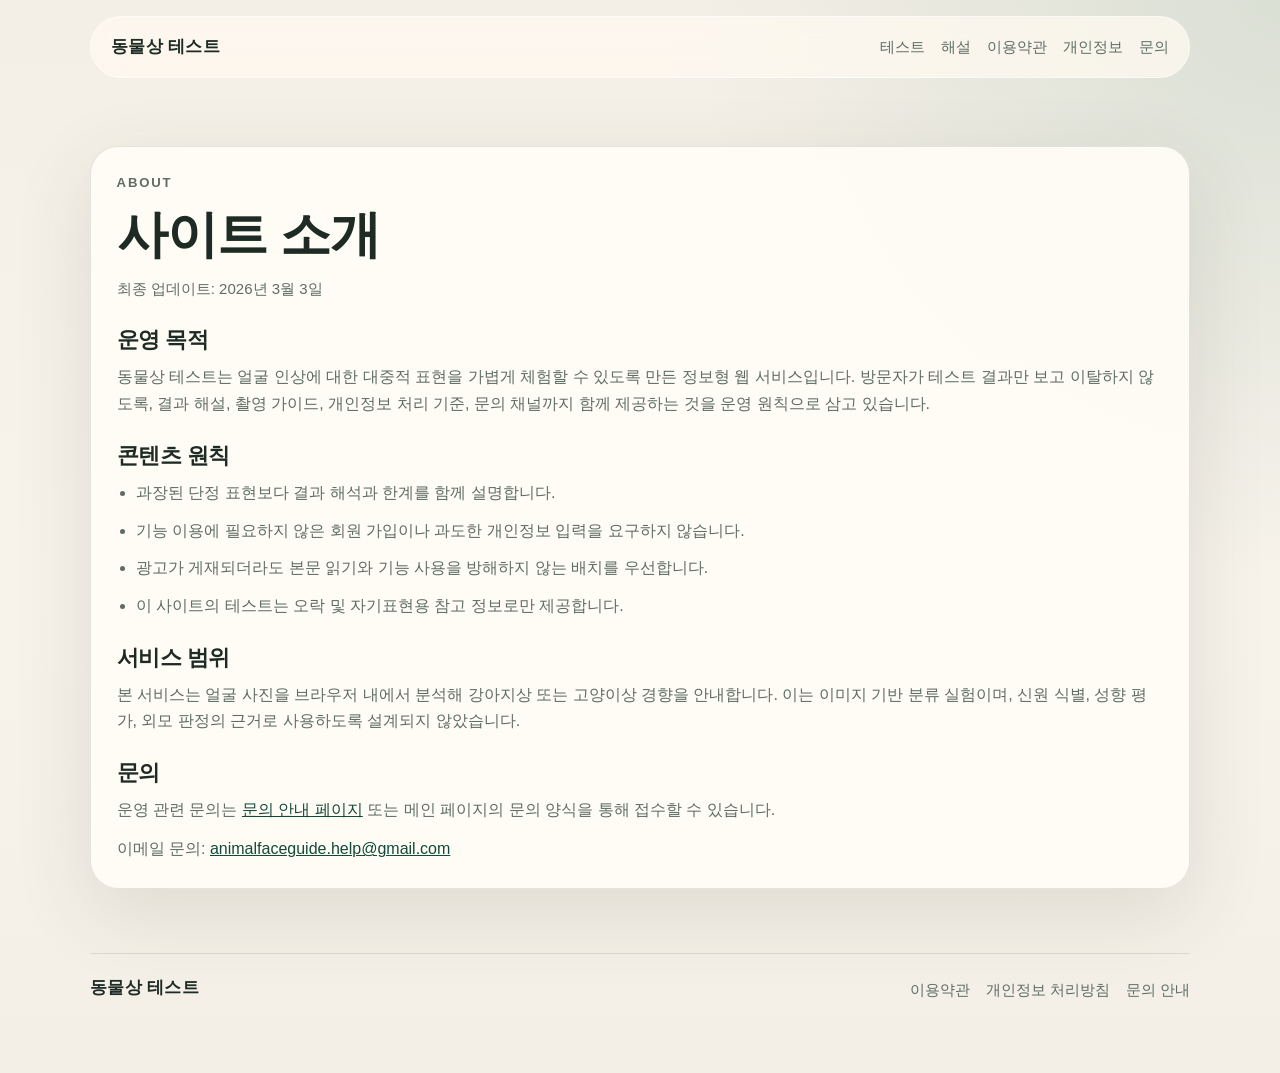
<file: about.html>
<!DOCTYPE html>
<html lang="ko">
<head>
    <meta charset="UTF-8">
    <meta name="viewport" content="width=device-width, initial-scale=1.0">
    <meta name="description" content="동물상 테스트 사이트의 운영 목적, 콘텐츠 원칙, 서비스 제공 범위를 안내합니다.">
    <title>사이트 소개 | 동물상 테스트</title>
    <link rel="stylesheet" href="style.css">
    <!-- Google tag (gtag.js) -->
    <script async src="https://www.googletagmanager.com/gtag/js?id=G-DGVBRDK5LS"></script>
    <script>
        window.dataLayer = window.dataLayer || [];
        function gtag() { dataLayer.push(arguments); }
        gtag('js', new Date());

        gtag('config', 'G-DGVBRDK5LS');
    </script>
    <script type="text/javascript">
        (function(c, l, a, r, i, t, y) {
            c[a] = c[a] || function() { (c[a].q = c[a].q || []).push(arguments); };
            t = l.createElement(r);
            t.async = 1;
            t.src = "https://www.clarity.ms/tag/" + i;
            y = l.getElementsByTagName(r)[0];
            y.parentNode.insertBefore(t, y);
        })(window, document, "clarity", "script", "vqf94zrcwk");
    </script>
</head>
<body>
    <header class="site-header">
        <div class="nav-shell">
            <a class="brand" href="index.html">동물상 테스트</a>
            <nav class="site-nav" aria-label="주요 메뉴">
                <a href="index.html#test-section">테스트</a>
                <a href="index.html#guide-section">해설</a>
                <a href="terms.html">이용약관</a>
                <a href="privacy.html">개인정보</a>
                <a href="contact.html">문의</a>
            </nav>
        </div>
    </header>

    <main>
        <article class="page-shell">
            <p class="eyebrow">About</p>
            <h1>사이트 소개</h1>
            <p class="page-meta">최종 업데이트: 2026년 3월 3일</p>

            <h2>운영 목적</h2>
            <p>
                동물상 테스트는 얼굴 인상에 대한 대중적 표현을 가볍게 체험할 수 있도록 만든 정보형 웹 서비스입니다.
                방문자가 테스트 결과만 보고 이탈하지 않도록, 결과 해설, 촬영 가이드, 개인정보 처리 기준, 문의 채널까지
                함께 제공하는 것을 운영 원칙으로 삼고 있습니다.
            </p>

            <h2>콘텐츠 원칙</h2>
            <ul class="policy-list">
                <li>과장된 단정 표현보다 결과 해석과 한계를 함께 설명합니다.</li>
                <li>기능 이용에 필요하지 않은 회원 가입이나 과도한 개인정보 입력을 요구하지 않습니다.</li>
                <li>광고가 게재되더라도 본문 읽기와 기능 사용을 방해하지 않는 배치를 우선합니다.</li>
                <li>이 사이트의 테스트는 오락 및 자기표현용 참고 정보로만 제공합니다.</li>
            </ul>

            <h2>서비스 범위</h2>
            <p>
                본 서비스는 얼굴 사진을 브라우저 내에서 분석해 강아지상 또는 고양이상 경향을 안내합니다.
                이는 이미지 기반 분류 실험이며, 신원 식별, 성향 평가, 외모 판정의 근거로 사용하도록 설계되지 않았습니다.
            </p>

            <h2>문의</h2>
            <p>
                운영 관련 문의는 <a class="link-inline" href="contact.html">문의 안내 페이지</a> 또는 메인 페이지의 문의 양식을 통해 접수할 수 있습니다.
            </p>
            <p>
                이메일 문의: <a class="link-inline" href="mailto:animalfaceguide.help@gmail.com">animalfaceguide.help@gmail.com</a>
            </p>
        </article>
    </main>

    <footer class="site-footer">
        <div class="footer-shell">
            <a class="brand brand-footer" href="index.html">동물상 테스트</a>
            <nav class="footer-nav" aria-label="하단 메뉴">
                <a href="terms.html">이용약관</a>
                <a href="privacy.html">개인정보 처리방침</a>
                <a href="contact.html">문의 안내</a>
            </nav>
        </div>
    </footer>
</body>
</html>
</file>
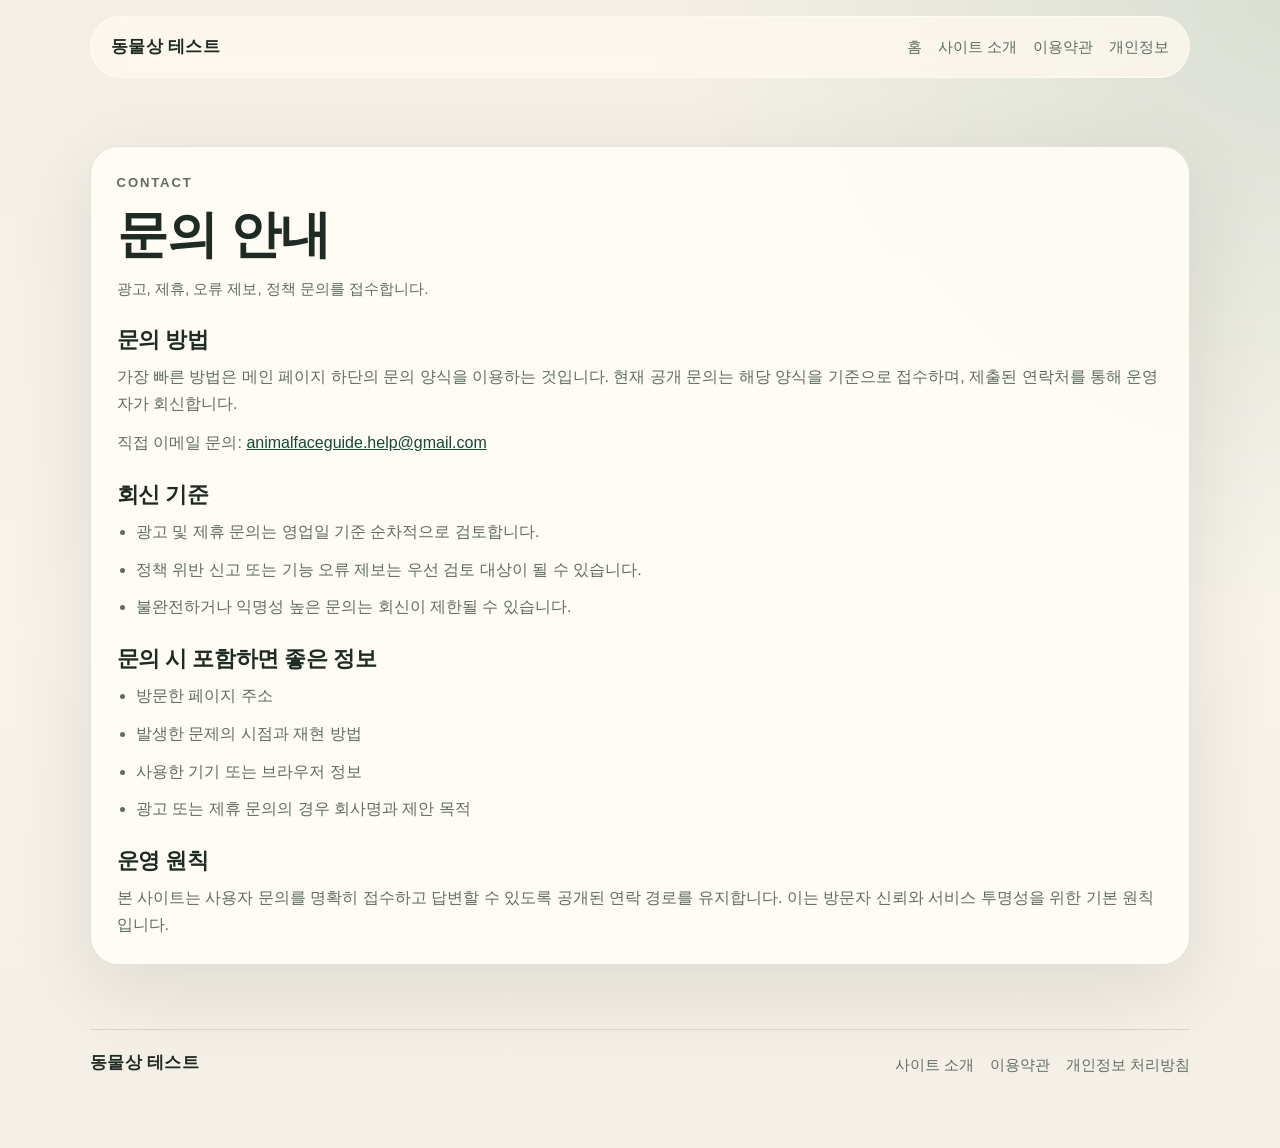
<file: contact.html>
<!DOCTYPE html>
<html lang="ko">
<head>
    <meta charset="UTF-8">
    <meta name="viewport" content="width=device-width, initial-scale=1.0">
    <meta name="description" content="동물상 테스트 사이트의 문의 접수 방법과 운영자 연락 원칙을 안내합니다.">
    <title>문의 안내 | 동물상 테스트</title>
    <link rel="stylesheet" href="style.css">
    <!-- Google tag (gtag.js) -->
    <script async src="https://www.googletagmanager.com/gtag/js?id=G-DGVBRDK5LS"></script>
    <script>
        window.dataLayer = window.dataLayer || [];
        function gtag() { dataLayer.push(arguments); }
        gtag('js', new Date());

        gtag('config', 'G-DGVBRDK5LS');
    </script>
    <script type="text/javascript">
        (function(c, l, a, r, i, t, y) {
            c[a] = c[a] || function() { (c[a].q = c[a].q || []).push(arguments); };
            t = l.createElement(r);
            t.async = 1;
            t.src = "https://www.clarity.ms/tag/" + i;
            y = l.getElementsByTagName(r)[0];
            y.parentNode.insertBefore(t, y);
        })(window, document, "clarity", "script", "vqf94zrcwk");
    </script>
</head>
<body>
    <header class="site-header">
        <div class="nav-shell">
            <a class="brand" href="index.html">동물상 테스트</a>
            <nav class="site-nav" aria-label="주요 메뉴">
                <a href="index.html">홈</a>
                <a href="about.html">사이트 소개</a>
                <a href="terms.html">이용약관</a>
                <a href="privacy.html">개인정보</a>
            </nav>
        </div>
    </header>

    <main>
        <article class="page-shell">
            <p class="eyebrow">Contact</p>
            <h1>문의 안내</h1>
            <p class="page-meta">광고, 제휴, 오류 제보, 정책 문의를 접수합니다.</p>

            <h2>문의 방법</h2>
            <p>
                가장 빠른 방법은 메인 페이지 하단의 문의 양식을 이용하는 것입니다. 현재 공개 문의는 해당 양식을 기준으로 접수하며,
                제출된 연락처를 통해 운영자가 회신합니다.
            </p>
            <p>
                직접 이메일 문의: <a class="link-inline" href="mailto:animalfaceguide.help@gmail.com">animalfaceguide.help@gmail.com</a>
            </p>

            <h2>회신 기준</h2>
            <ul class="policy-list">
                <li>광고 및 제휴 문의는 영업일 기준 순차적으로 검토합니다.</li>
                <li>정책 위반 신고 또는 기능 오류 제보는 우선 검토 대상이 될 수 있습니다.</li>
                <li>불완전하거나 익명성 높은 문의는 회신이 제한될 수 있습니다.</li>
            </ul>

            <h2>문의 시 포함하면 좋은 정보</h2>
            <ul class="policy-list">
                <li>방문한 페이지 주소</li>
                <li>발생한 문제의 시점과 재현 방법</li>
                <li>사용한 기기 또는 브라우저 정보</li>
                <li>광고 또는 제휴 문의의 경우 회사명과 제안 목적</li>
            </ul>

            <h2>운영 원칙</h2>
            <p>
                본 사이트는 사용자 문의를 명확히 접수하고 답변할 수 있도록 공개된 연락 경로를 유지합니다.
                이는 방문자 신뢰와 서비스 투명성을 위한 기본 원칙입니다.
            </p>
        </article>
    </main>

    <footer class="site-footer">
        <div class="footer-shell">
            <a class="brand brand-footer" href="index.html">동물상 테스트</a>
            <nav class="footer-nav" aria-label="하단 메뉴">
                <a href="about.html">사이트 소개</a>
                <a href="terms.html">이용약관</a>
                <a href="privacy.html">개인정보 처리방침</a>
            </nav>
        </div>
    </footer>
</body>
</html>
</file>
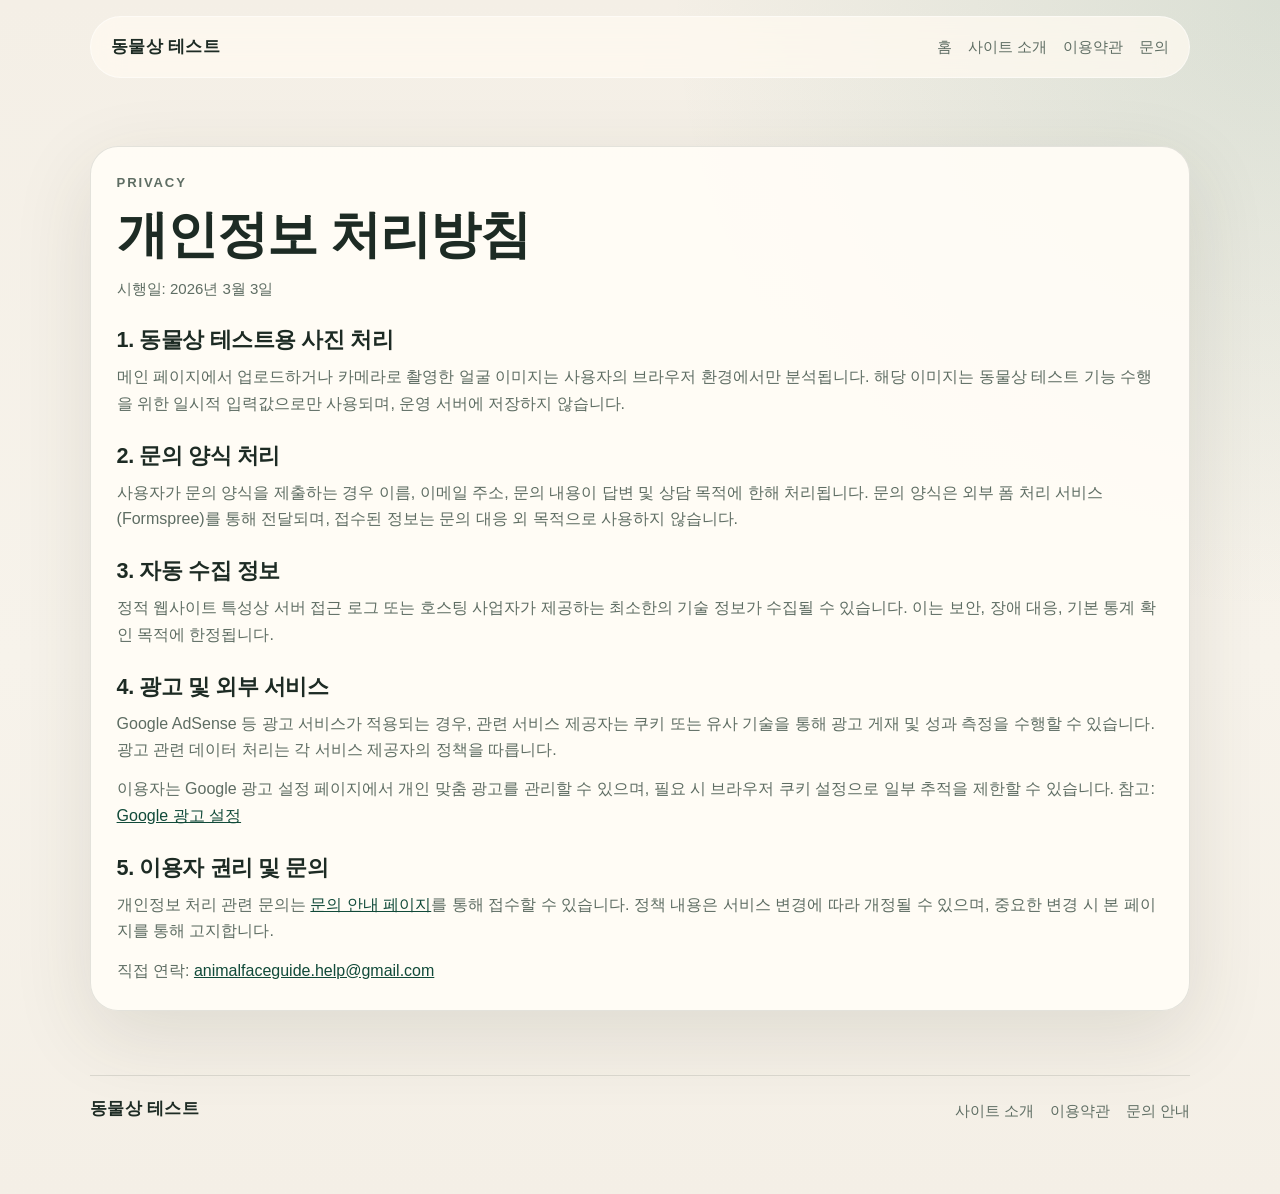
<file: privacy.html>
<!DOCTYPE html>
<html lang="ko">
<head>
    <meta charset="UTF-8">
    <meta name="viewport" content="width=device-width, initial-scale=1.0">
    <meta name="description" content="동물상 테스트 사이트의 개인정보 처리 방식과 사진 분석 데이터의 처리 범위를 안내합니다.">
    <title>개인정보 처리방침 | 동물상 테스트</title>
    <link rel="stylesheet" href="style.css">
    <!-- Google tag (gtag.js) -->
    <script async src="https://www.googletagmanager.com/gtag/js?id=G-DGVBRDK5LS"></script>
    <script>
        window.dataLayer = window.dataLayer || [];
        function gtag() { dataLayer.push(arguments); }
        gtag('js', new Date());

        gtag('config', 'G-DGVBRDK5LS');
    </script>
    <script type="text/javascript">
        (function(c, l, a, r, i, t, y) {
            c[a] = c[a] || function() { (c[a].q = c[a].q || []).push(arguments); };
            t = l.createElement(r);
            t.async = 1;
            t.src = "https://www.clarity.ms/tag/" + i;
            y = l.getElementsByTagName(r)[0];
            y.parentNode.insertBefore(t, y);
        })(window, document, "clarity", "script", "vqf94zrcwk");
    </script>
</head>
<body>
    <header class="site-header">
        <div class="nav-shell">
            <a class="brand" href="index.html">동물상 테스트</a>
            <nav class="site-nav" aria-label="주요 메뉴">
                <a href="index.html">홈</a>
                <a href="about.html">사이트 소개</a>
                <a href="terms.html">이용약관</a>
                <a href="contact.html">문의</a>
            </nav>
        </div>
    </header>

    <main>
        <article class="page-shell">
            <p class="eyebrow">Privacy</p>
            <h1>개인정보 처리방침</h1>
            <p class="page-meta">시행일: 2026년 3월 3일</p>

            <h2>1. 동물상 테스트용 사진 처리</h2>
            <p>
                메인 페이지에서 업로드하거나 카메라로 촬영한 얼굴 이미지는 사용자의 브라우저 환경에서만 분석됩니다.
                해당 이미지는 동물상 테스트 기능 수행을 위한 일시적 입력값으로만 사용되며, 운영 서버에 저장하지 않습니다.
            </p>

            <h2>2. 문의 양식 처리</h2>
            <p>
                사용자가 문의 양식을 제출하는 경우 이름, 이메일 주소, 문의 내용이 답변 및 상담 목적에 한해 처리됩니다.
                문의 양식은 외부 폼 처리 서비스(Formspree)를 통해 전달되며, 접수된 정보는 문의 대응 외 목적으로 사용하지 않습니다.
            </p>

            <h2>3. 자동 수집 정보</h2>
            <p>
                정적 웹사이트 특성상 서버 접근 로그 또는 호스팅 사업자가 제공하는 최소한의 기술 정보가 수집될 수 있습니다.
                이는 보안, 장애 대응, 기본 통계 확인 목적에 한정됩니다.
            </p>

            <h2>4. 광고 및 외부 서비스</h2>
            <p>
                Google AdSense 등 광고 서비스가 적용되는 경우, 관련 서비스 제공자는 쿠키 또는 유사 기술을 통해 광고 게재 및 성과 측정을 수행할 수 있습니다.
                광고 관련 데이터 처리는 각 서비스 제공자의 정책을 따릅니다.
            </p>
            <p>
                이용자는 Google 광고 설정 페이지에서 개인 맞춤 광고를 관리할 수 있으며, 필요 시 브라우저 쿠키 설정으로 일부 추적을 제한할 수 있습니다.
                참고: <a class="link-inline" href="https://adssettings.google.com/" target="_blank" rel="noopener noreferrer">Google 광고 설정</a>
            </p>

            <h2>5. 이용자 권리 및 문의</h2>
            <p>
                개인정보 처리 관련 문의는 <a class="link-inline" href="contact.html">문의 안내 페이지</a>를 통해 접수할 수 있습니다.
                정책 내용은 서비스 변경에 따라 개정될 수 있으며, 중요한 변경 시 본 페이지를 통해 고지합니다.
            </p>
            <p>
                직접 연락: <a class="link-inline" href="mailto:animalfaceguide.help@gmail.com">animalfaceguide.help@gmail.com</a>
            </p>
        </article>
    </main>

    <footer class="site-footer">
        <div class="footer-shell">
            <a class="brand brand-footer" href="index.html">동물상 테스트</a>
            <nav class="footer-nav" aria-label="하단 메뉴">
                <a href="about.html">사이트 소개</a>
                <a href="terms.html">이용약관</a>
                <a href="contact.html">문의 안내</a>
            </nav>
        </div>
    </footer>
</body>
</html>
</file>
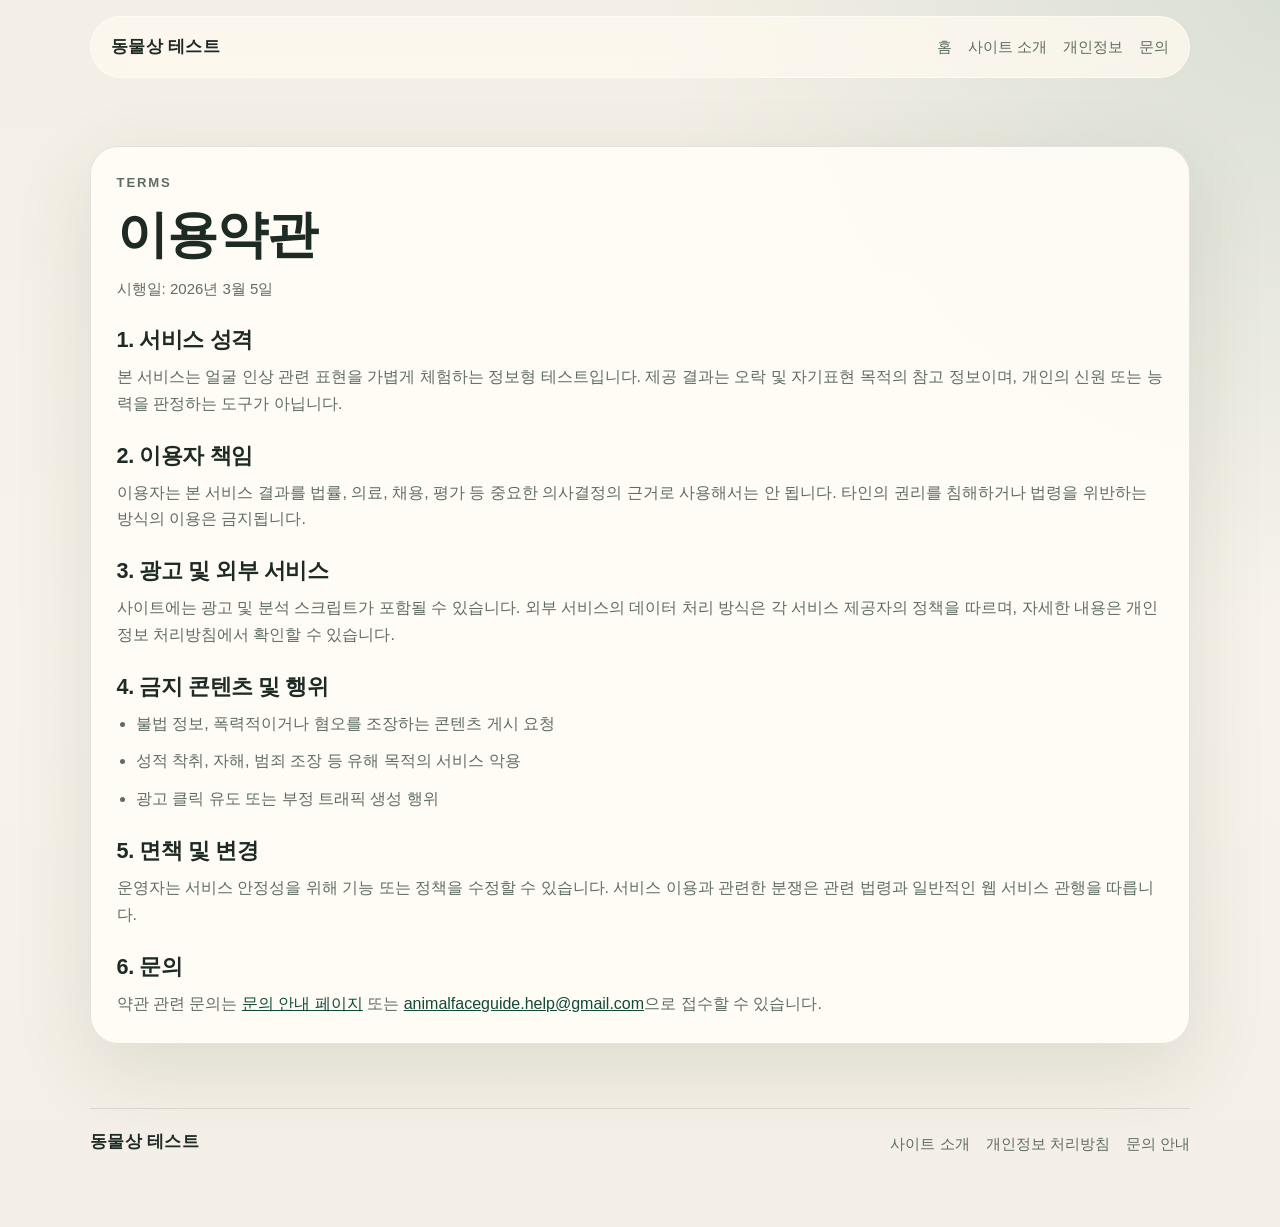
<file: terms.html>
<!DOCTYPE html>
<html lang="ko">
<head>
    <meta charset="UTF-8">
    <meta name="viewport" content="width=device-width, initial-scale=1.0">
    <meta name="description" content="동물상 테스트 서비스의 이용약관과 콘텐츠 이용 기준, 책임 범위를 안내합니다.">
    <title>이용약관 | 동물상 테스트</title>
    <link rel="stylesheet" href="style.css">
    <!-- Google tag (gtag.js) -->
    <script async src="https://www.googletagmanager.com/gtag/js?id=G-DGVBRDK5LS"></script>
    <script>
        window.dataLayer = window.dataLayer || [];
        function gtag() { dataLayer.push(arguments); }
        gtag('js', new Date());
        gtag('config', 'G-DGVBRDK5LS');
    </script>
    <script type="text/javascript">
        (function(c, l, a, r, i, t, y) {
            c[a] = c[a] || function() { (c[a].q = c[a].q || []).push(arguments); };
            t = l.createElement(r);
            t.async = 1;
            t.src = "https://www.clarity.ms/tag/" + i;
            y = l.getElementsByTagName(r)[0];
            y.parentNode.insertBefore(t, y);
        })(window, document, "clarity", "script", "vqf94zrcwk");
    </script>
</head>
<body>
    <header class="site-header">
        <div class="nav-shell">
            <a class="brand" href="index.html">동물상 테스트</a>
            <nav class="site-nav" aria-label="주요 메뉴">
                <a href="index.html">홈</a>
                <a href="about.html">사이트 소개</a>
                <a href="privacy.html">개인정보</a>
                <a href="contact.html">문의</a>
            </nav>
        </div>
    </header>

    <main>
        <article class="page-shell">
            <p class="eyebrow">Terms</p>
            <h1>이용약관</h1>
            <p class="page-meta">시행일: 2026년 3월 5일</p>

            <h2>1. 서비스 성격</h2>
            <p>
                본 서비스는 얼굴 인상 관련 표현을 가볍게 체험하는 정보형 테스트입니다.
                제공 결과는 오락 및 자기표현 목적의 참고 정보이며, 개인의 신원 또는 능력을 판정하는 도구가 아닙니다.
            </p>

            <h2>2. 이용자 책임</h2>
            <p>
                이용자는 본 서비스 결과를 법률, 의료, 채용, 평가 등 중요한 의사결정의 근거로 사용해서는 안 됩니다.
                타인의 권리를 침해하거나 법령을 위반하는 방식의 이용은 금지됩니다.
            </p>

            <h2>3. 광고 및 외부 서비스</h2>
            <p>
                사이트에는 광고 및 분석 스크립트가 포함될 수 있습니다. 외부 서비스의 데이터 처리 방식은
                각 서비스 제공자의 정책을 따르며, 자세한 내용은 개인정보 처리방침에서 확인할 수 있습니다.
            </p>

            <h2>4. 금지 콘텐츠 및 행위</h2>
            <ul class="policy-list">
                <li>불법 정보, 폭력적이거나 혐오를 조장하는 콘텐츠 게시 요청</li>
                <li>성적 착취, 자해, 범죄 조장 등 유해 목적의 서비스 악용</li>
                <li>광고 클릭 유도 또는 부정 트래픽 생성 행위</li>
            </ul>

            <h2>5. 면책 및 변경</h2>
            <p>
                운영자는 서비스 안정성을 위해 기능 또는 정책을 수정할 수 있습니다.
                서비스 이용과 관련한 분쟁은 관련 법령과 일반적인 웹 서비스 관행을 따릅니다.
            </p>

            <h2>6. 문의</h2>
            <p>
                약관 관련 문의는 <a class="link-inline" href="contact.html">문의 안내 페이지</a> 또는
                <a class="link-inline" href="mailto:animalfaceguide.help@gmail.com">animalfaceguide.help@gmail.com</a>으로 접수할 수 있습니다.
            </p>
        </article>
    </main>

    <footer class="site-footer">
        <div class="footer-shell">
            <a class="brand brand-footer" href="index.html">동물상 테스트</a>
            <nav class="footer-nav" aria-label="하단 메뉴">
                <a href="about.html">사이트 소개</a>
                <a href="privacy.html">개인정보 처리방침</a>
                <a href="contact.html">문의 안내</a>
            </nav>
        </div>
    </footer>
</body>
</html>
</file>
<file: style.css>
:root {
    --bg: #f4efe6;
    --bg-strong: #efe4d2;
    --surface: rgba(255, 252, 246, 0.94);
    --surface-strong: #fffaf1;
    --text: #1d2b24;
    --muted: #5e6d63;
    --line: rgba(29, 43, 36, 0.12);
    --line-strong: rgba(29, 43, 36, 0.2);
    --accent: #1f6b52;
    --accent-strong: #114a39;
    --accent-soft: #d9eadf;
    --shadow: 0 24px 80px rgba(54, 58, 44, 0.12);
    --radius-xl: 28px;
    --radius-lg: 20px;
    --radius-md: 14px;
    --transition: 180ms ease;
}

[data-theme="dark"] {
    --bg: #132019;
    --bg-strong: #1b2b22;
    --surface: rgba(23, 35, 28, 0.92);
    --surface-strong: #213328;
    --text: #edf5ee;
    --muted: #bccbbc;
    --line: rgba(237, 245, 238, 0.11);
    --line-strong: rgba(237, 245, 238, 0.18);
    --accent: #8fd0ac;
    --accent-strong: #b7e4c8;
    --accent-soft: rgba(143, 208, 172, 0.14);
    --shadow: 0 24px 80px rgba(0, 0, 0, 0.28);
}

* {
    box-sizing: border-box;
}

[hidden] {
    display: none !important;
}

html {
    scroll-behavior: smooth;
}

body {
    margin: 0;
    font-family: "Iowan Old Style", "Apple SD Gothic Neo", "Noto Sans KR", sans-serif;
    line-height: 1.65;
    color: var(--text);
    background:
        radial-gradient(circle at top right, rgba(31, 107, 82, 0.12), transparent 35%),
        linear-gradient(180deg, var(--bg) 0%, #f7f3eb 55%, var(--bg) 100%);
    min-height: 100vh;
}

a {
    color: inherit;
    text-decoration: none;
}

img {
    max-width: 100%;
    display: block;
}

button,
input,
textarea {
    font: inherit;
}

.skip-link {
    position: absolute;
    left: 1rem;
    top: -3rem;
    padding: 0.75rem 1rem;
    border-radius: 999px;
    background: var(--accent-strong);
    color: #fff;
    z-index: 50;
    transition: top var(--transition);
}

.skip-link:focus {
    top: 1rem;
}

.site-header,
.site-footer,
main {
    width: min(1100px, calc(100% - 2rem));
    margin: 0 auto;
}

.site-header {
    padding-top: 1rem;
}

.nav-shell,
.footer-shell {
    display: flex;
    align-items: center;
    justify-content: space-between;
    gap: 1rem;
}

.nav-shell {
    padding: 1rem 1.25rem;
    background: rgba(255, 250, 241, 0.75);
    border: 1px solid rgba(255, 255, 255, 0.5);
    border-radius: 999px;
    backdrop-filter: blur(14px);
    position: sticky;
    top: 1rem;
    z-index: 20;
}

[data-theme="dark"] .nav-shell {
    background: rgba(23, 35, 28, 0.82);
    border-color: rgba(255, 255, 255, 0.06);
}

.brand {
    font-size: 1.05rem;
    font-weight: 800;
    letter-spacing: 0.02em;
}

.site-nav,
.footer-nav {
    display: flex;
    align-items: center;
    gap: 1rem;
    flex-wrap: wrap;
}

.site-nav a,
.footer-nav a {
    color: var(--muted);
    font-size: 0.95rem;
}

.site-nav a:hover,
.footer-nav a:hover {
    color: var(--text);
}

.theme-toggle {
    border: 1px solid var(--line);
    background: var(--surface-strong);
    color: var(--text);
    border-radius: 999px;
    padding: 0.6rem 0.9rem;
    cursor: pointer;
}

[data-theme="dark"] .icon-light,
[data-theme="light"] .icon-dark {
    display: none;
}

main {
    padding: 2.25rem 0 4rem;
}

.hero,
.section-shell,
.hero-panel,
.tool-card,
.content-card,
.faq-item,
.page-shell {
    border: 1px solid var(--line);
    background: var(--surface);
    box-shadow: var(--shadow);
}

.hero {
    display: grid;
    grid-template-columns: 1.3fr 0.9fr;
    gap: 1.5rem;
    padding: 1.75rem;
    border-radius: var(--radius-xl);
}

.hero-copy,
.hero-panel,
.tool-card,
.content-card,
.page-shell {
    border-radius: var(--radius-xl);
}

.hero-copy {
    padding: 1rem;
}

.eyebrow {
    margin: 0 0 0.6rem;
    font-size: 0.82rem;
    font-weight: 800;
    letter-spacing: 0.14em;
    text-transform: uppercase;
    color: var(--accent);
}

h1,
h2,
h3 {
    margin: 0;
    line-height: 1.2;
    letter-spacing: -0.02em;
}

h1 {
    font-size: clamp(2.4rem, 4vw, 4.3rem);
    max-width: 10ch;
}

h2 {
    font-size: clamp(1.7rem, 3vw, 2.6rem);
}

h3 {
    font-size: 1.2rem;
}

p {
    margin: 0;
}

.hero-text,
.section-heading p,
.content-card p,
.tool-note,
.privacy-note,
.form-footnote,
.footer-copy,
.copyright,
.page-shell p,
.page-shell li {
    color: var(--muted);
}

.hero-text {
    margin-top: 1rem;
    max-width: 58ch;
}

.hero-actions {
    display: flex;
    gap: 0.8rem;
    margin-top: 1.4rem;
    flex-wrap: wrap;
}

.btn {
    display: inline-flex;
    align-items: center;
    justify-content: center;
    min-height: 3rem;
    padding: 0.8rem 1.2rem;
    border-radius: 999px;
    border: 1px solid transparent;
    font-weight: 700;
    cursor: pointer;
    transition: transform var(--transition), border-color var(--transition), background var(--transition);
}

.btn:hover {
    transform: translateY(-1px);
}

.btn-primary {
    background: linear-gradient(135deg, var(--accent-strong), var(--accent));
    color: #fff;
}

.btn-secondary {
    background: var(--surface-strong);
    border-color: var(--line-strong);
    color: var(--text);
}

.hero-panel {
    padding: 1.4rem;
    background:
        linear-gradient(180deg, rgba(31, 107, 82, 0.08), transparent 70%),
        var(--surface-strong);
}

.hero-panel h2 {
    font-size: 1.2rem;
    margin-bottom: 1rem;
}

.value-list,
.check-list,
.plain-list,
.policy-list {
    margin: 0;
    padding-left: 1.2rem;
}

.value-list li,
.check-list li,
.plain-list li,
.policy-list li {
    margin-bottom: 0.7rem;
}

.trust-strip {
    margin-top: 1.5rem;
    display: grid;
    grid-template-columns: repeat(3, 1fr);
    gap: 1rem;
}

.trust-strip div {
    padding: 1rem 1.1rem;
    border-radius: var(--radius-lg);
    border: 1px solid var(--line);
    background: rgba(255, 252, 246, 0.68);
}

[data-theme="dark"] .trust-strip div {
    background: rgba(23, 35, 28, 0.78);
}

.trust-strip strong {
    display: block;
    margin-bottom: 0.3rem;
}

.trust-strip span {
    color: var(--muted);
    font-size: 0.95rem;
}

.section-shell {
    margin-top: 1.5rem;
    padding: 1.5rem;
    border-radius: var(--radius-xl);
}

.section-heading {
    margin-bottom: 1.2rem;
}

.section-heading h2 {
    margin-bottom: 0.6rem;
}

.tool-card {
    position: relative;
    padding: 1.35rem;
    background: var(--surface-strong);
}

.tool-layout {
    display: grid;
    grid-template-columns: 1.2fr 0.8fr;
    gap: 1.25rem;
}

.tool-main,
.tool-sidebar {
    padding: 0.5rem;
}

.tool-note {
    margin-top: 0.5rem;
}

.preview-area {
    width: 100%;
    aspect-ratio: 1 / 1;
    border: 1px dashed var(--line-strong);
    border-radius: var(--radius-lg);
    background:
        linear-gradient(135deg, rgba(31, 107, 82, 0.06), transparent),
        var(--bg);
    margin-top: 1rem;
    display: flex;
    align-items: center;
    justify-content: center;
    overflow: hidden;
}

.preview-area canvas,
.preview-area img {
    width: 100%;
    height: 100%;
    object-fit: cover;
}

.placeholder {
    min-height: 100%;
    width: 100%;
    display: flex;
    align-items: center;
    justify-content: center;
    flex-direction: column;
    text-align: center;
    color: var(--muted);
}

.placeholder-icon {
    display: inline-flex;
    align-items: center;
    justify-content: center;
    width: 4rem;
    height: 4rem;
    margin-bottom: 1rem;
    border-radius: 50%;
    background: var(--accent-soft);
    color: var(--accent-strong);
    font-weight: 800;
}

.controls {
    margin-top: 1rem;
    display: flex;
    gap: 0.8rem;
    flex-wrap: wrap;
}

.upload-btn-wrapper {
    display: inline-flex;
}

.tool-sidebar {
    border-left: 1px solid var(--line);
}

.privacy-note {
    margin-top: 1rem;
    padding: 1rem;
    border-radius: var(--radius-md);
    background: var(--accent-soft);
}

.result-area {
    margin-top: 1.25rem;
    padding-top: 1.25rem;
    border-top: 1px solid var(--line);
}

.result-header {
    display: grid;
    gap: 0.4rem;
}

.result-summary {
    color: var(--muted);
}

.label-bars {
    margin-top: 1rem;
}

.bar-wrapper + .bar-wrapper {
    margin-top: 1rem;
}

.bar-label {
    display: flex;
    justify-content: space-between;
    gap: 0.8rem;
    margin-bottom: 0.4rem;
    font-weight: 700;
}

.progress-bar {
    height: 0.9rem;
    border-radius: 999px;
    overflow: hidden;
    background: rgba(29, 43, 36, 0.08);
}

.progress {
    height: 100%;
    border-radius: inherit;
    background: linear-gradient(90deg, var(--accent-strong), #8bc8a7);
}

.overlay {
    position: absolute;
    inset: 0;
    display: grid;
    place-items: center;
    align-content: center;
    gap: 0.8rem;
    text-align: center;
    border-radius: inherit;
    background: rgba(12, 19, 15, 0.74);
    color: #fff;
    z-index: 10;
}

.spinner {
    width: 2.6rem;
    height: 2.6rem;
    border-radius: 50%;
    border: 4px solid rgba(255, 255, 255, 0.2);
    border-top-color: #fff;
    animation: spin 1s linear infinite;
}

@keyframes spin {
    to {
        transform: rotate(360deg);
    }
}

.article-grid {
    display: grid;
    grid-template-columns: repeat(2, 1fr);
    gap: 1.2rem;
}

.content-card {
    padding: 1.4rem;
}

.content-card p + p,
.page-shell p + p,
.page-shell p + ul {
    margin-top: 0.8rem;
}

.faq-list {
    display: grid;
    gap: 0.8rem;
}

.faq-item {
    padding: 1rem 1.1rem;
    border-radius: var(--radius-lg);
}

.faq-item summary {
    cursor: pointer;
    font-weight: 700;
}

.faq-item p {
    margin-top: 0.8rem;
}

.contact-form {
    display: grid;
    gap: 1rem;
}

.form-row {
    display: grid;
    grid-template-columns: repeat(2, 1fr);
    gap: 1rem;
}

.form-group {
    display: grid;
    gap: 0.5rem;
}

.form-group label {
    font-weight: 700;
}

.form-group input,
.form-group textarea {
    width: 100%;
    padding: 0.9rem 1rem;
    border-radius: var(--radius-md);
    border: 1px solid var(--line-strong);
    background: var(--surface-strong);
    color: var(--text);
}

.form-group input:focus,
.form-group textarea:focus {
    outline: 2px solid rgba(31, 107, 82, 0.28);
    border-color: var(--accent);
}

.form-footnote {
    font-size: 0.92rem;
}

.site-footer {
    padding: 0 0 3rem;
}

.footer-shell {
    padding: 1.2rem 0;
    border-top: 1px solid var(--line);
}

.brand-footer {
    display: inline-block;
    margin-bottom: 0.3rem;
}

.footer-copy,
.copyright {
    font-size: 0.93rem;
}

.page-shell {
    margin-top: 2rem;
    padding: 1.6rem;
}

.page-shell h1 {
    font-size: clamp(2rem, 4vw, 3.2rem);
    max-width: none;
}

.page-shell h2 {
    margin-top: 1.6rem;
    margin-bottom: 0.7rem;
    font-size: 1.35rem;
}

.page-meta {
    margin-top: 0.75rem;
    font-size: 0.94rem;
    color: var(--muted);
}

.link-inline {
    color: var(--accent-strong);
    text-decoration: underline;
}

@media (max-width: 900px) {
    .hero,
    .tool-layout,
    .article-grid,
    .form-row {
        grid-template-columns: 1fr;
    }

    .tool-sidebar {
        border-left: 0;
        border-top: 1px solid var(--line);
        padding-top: 1.2rem;
    }

    .trust-strip {
        grid-template-columns: 1fr;
    }

    .nav-shell,
    .footer-shell {
        flex-direction: column;
        align-items: flex-start;
        border-radius: var(--radius-lg);
    }
}

@media (max-width: 680px) {
    body {
        background:
            radial-gradient(circle at top right, rgba(31, 107, 82, 0.08), transparent 30%),
            linear-gradient(180deg, var(--bg) 0%, #f7f3eb 55%, var(--bg) 100%);
    }

    .site-header,
    .site-footer,
    main {
        width: min(100%, calc(100% - 1rem));
    }

    .site-nav,
    .footer-nav,
    .hero-actions,
    .controls {
        width: 100%;
    }

    .site-nav a,
    .footer-nav a,
    .btn {
        width: 100%;
    }

    .hero,
    .section-shell,
    .page-shell {
        padding: 1.1rem;
    }

    h1 {
        max-width: none;
    }
}
</file>
